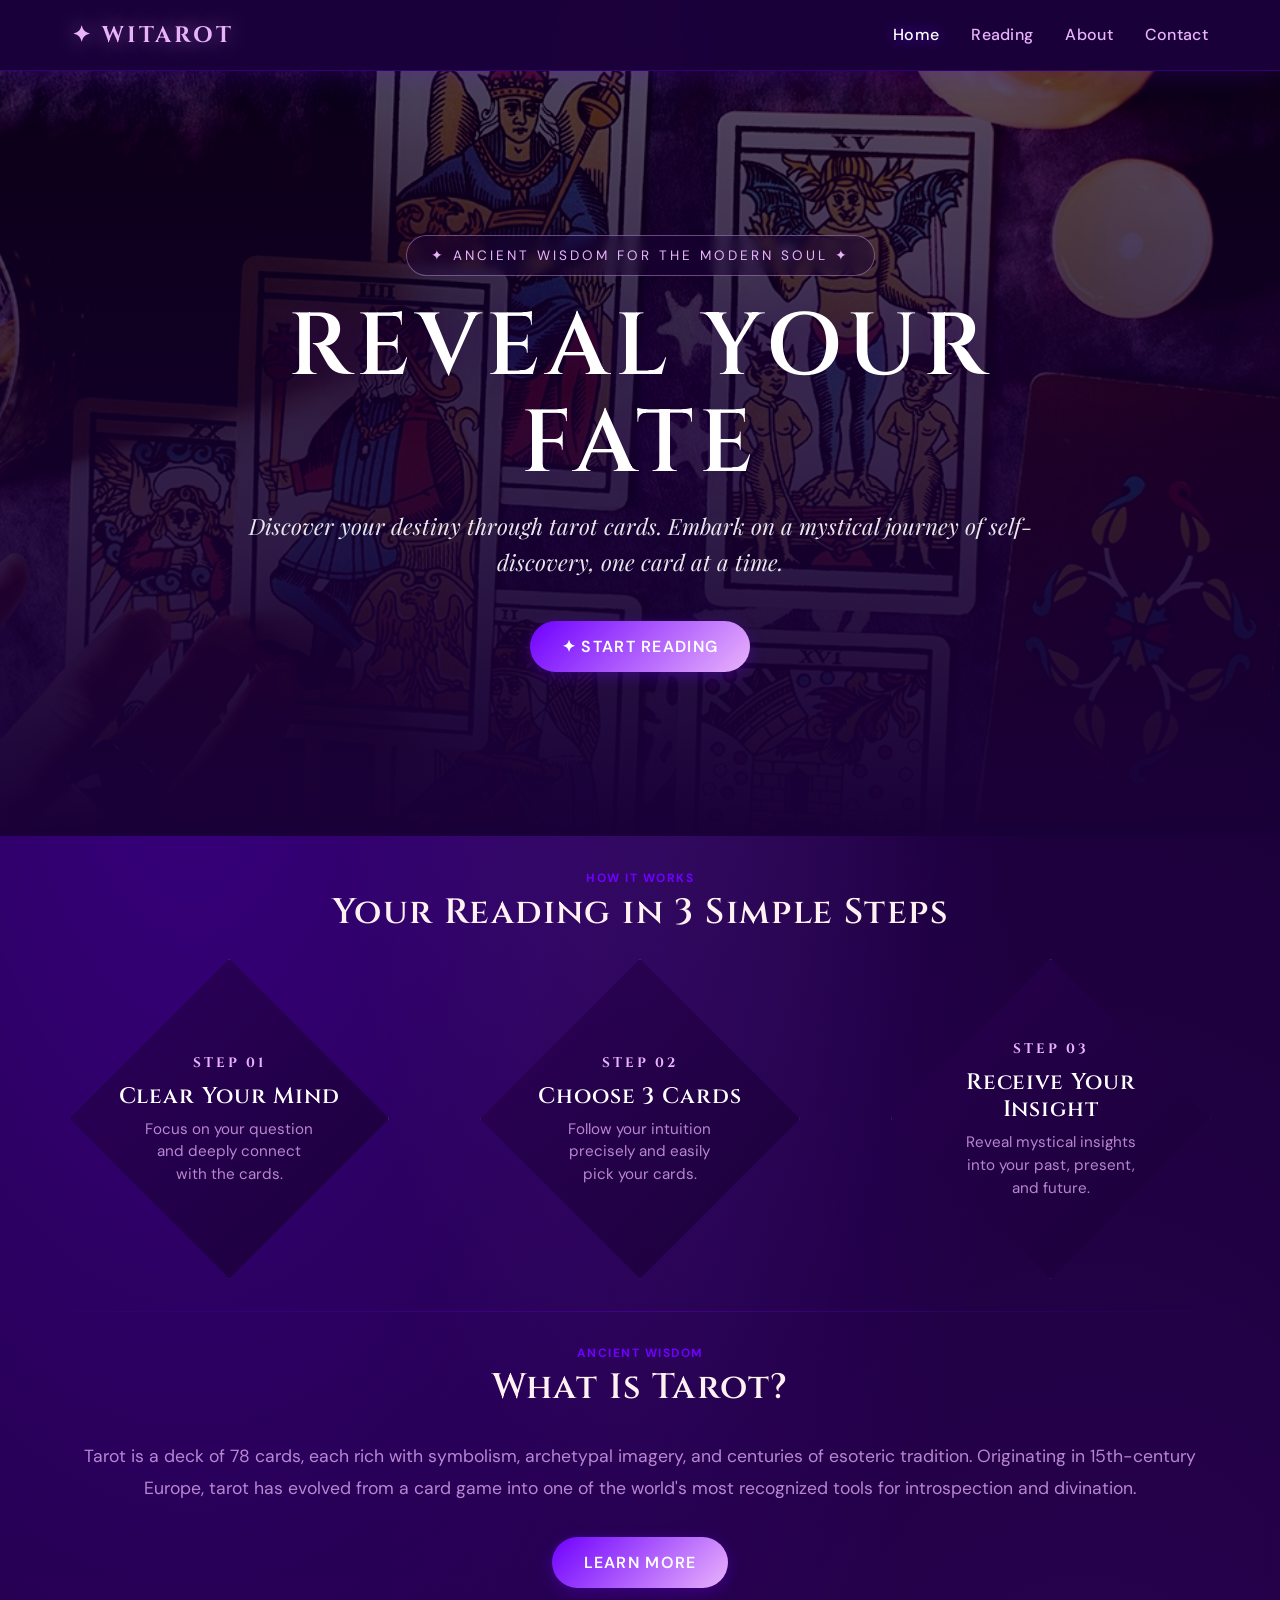
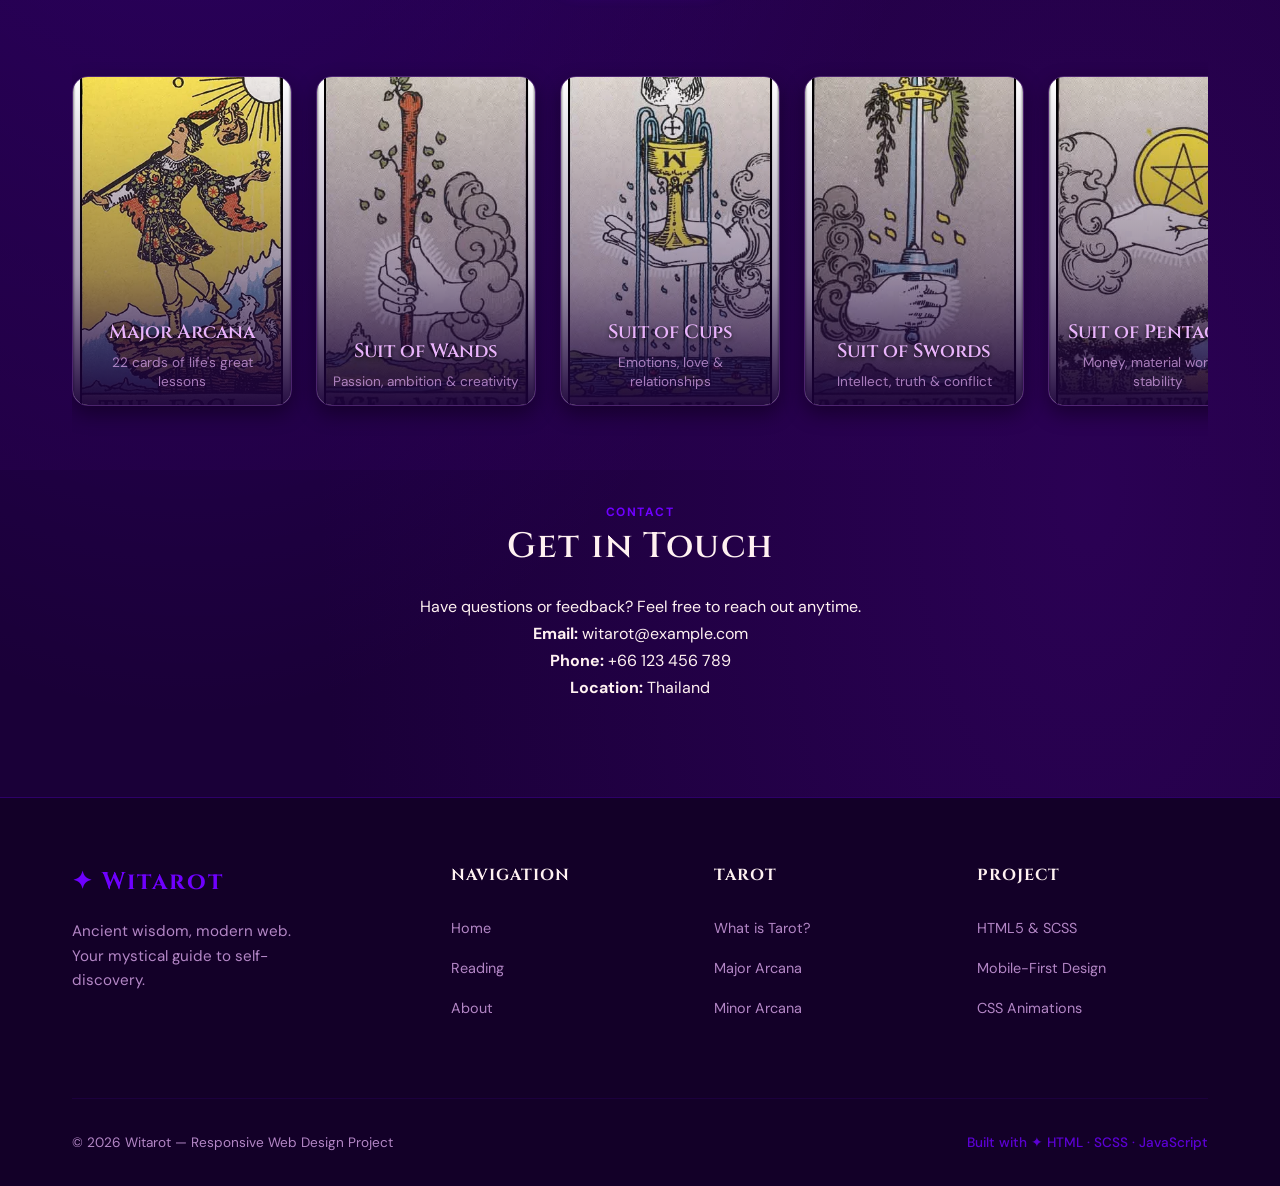
<file: index.html>
<!DOCTYPE html>
<html lang="en">
<head>
  <meta charset="UTF-8">
  <meta name="viewport" content="width=device-width, initial-scale=1.0">
  <title>Reveal Your Fate - Witarot</title>
  <meta name="description" content="Witarot — A mystical tarot reading experience. Discover your Past, Present, and Future through the ancient art of tarot.">
  <link href="https://fonts.googleapis.com/css2?family=Cinzel:wght@400;600;700&family=DM+Sans:wght@300;400;500;600&family=Playfair+Display:ital,wght@0,400;0,700;1,400&display=swap" rel="stylesheet">
  <link rel="stylesheet" href="css/styles.css">
</head>
<body>
  <!-- ✦ PRELOADER -->
  <div id="preloader">
    <div class="preloader-symbol">✦</div>
    <div class="preloader-text">Awakening</div>
  </div>

  <header class="header">
    <div class="container header-inner">
      <div class="logo">✦ Witarot</div>
      <button class="hamburger" id="hamburger" aria-label="Toggle menu">
        <span></span><span></span><span></span>
      </button>
      <nav id="mainNav">
        <a href="index.html" class="active">Home</a>
        <a href="reading.html">Reading</a>
        <a href="about.html">About</a>
        <a href="#contact">Contact</a>
      </nav>
    </div>
  </header>

  <!-- ✦ HERO SECTION -->
  <main>
    <section class="hero-section">
      <div class="hero-bg"></div>
      <div class="hero-content">
        <div class="hero-badge">✦ Ancient Wisdom for the Modern Soul ✦</div>
        <h1>Reveal Your Fate</h1>
        <p class="subtitle">Discover your destiny through tarot cards. Embark on a mystical journey of self-discovery, one card at a time.</p>
        <a href="reading.html" class="btn">✦ Start Reading</a>
      </div>
    </section>

    <!-- ✦ HOW IT WORKS SECTION -->
    <section class="home-section container">
      <div class="section-label">How It Works</div>
      <h2 class="section-title">Your Reading in 3 Simple Steps</h2>
      <div class="steps-grid">
        <div class="step-card">
          <div class="step-icon-wrap">
           
            <span class="step-number">Step 01</span>
          </div>
          <h3>Clear Your Mind</h3>
          <p>Focus on your question and deeply connect with the cards.</p>
        </div>
        <div class="step-card">
          <div class="step-icon-wrap">
           
            <span class="step-number">Step 02</span>
          </div>
          <h3>Choose 3 Cards</h3>
          <p>Follow your intuition precisely and easily pick your cards.</p>
        </div>
        <div class="step-card">
          <div class="step-icon-wrap">
          
            <span class="step-number">Step 03</span>
          </div>
          <h3>Receive Your Insight</h3>
          <p>Reveal mystical insights into your past, present, and future.</p>
        </div>
      </div>
    </section>

    <!-- ✦ ABOUT TAROT SECTION -->
    <section class="home-section home-about-tarot">
      <div class="container">
        <div class="section-label">Ancient Wisdom</div>
        <h2 class="section-title">What Is Tarot?</h2>
        <div class="about-tarot-grid">
          <div class="about-tarot-text">
            <p>Tarot is a deck of 78 cards, each rich with symbolism, archetypal imagery, and centuries of esoteric tradition. Originating in 15th-century Europe, tarot has evolved from a card game into one of the world's most recognized tools for introspection and divination.</p>

            <a href="about.html" class="btn btn-outline">Learn More</a>
          </div>
          <div class="about-tarot-cards animated-scroll">
            <div class="tarot-img-card">
              <img src="img/The Fool .png" alt="Major Arcana" loading="lazy">
              <div class="tic-info">
                <h4>Major Arcana</h4>
                <p>22 cards of life's great lessons</p>
              </div>
            </div>
            <div class="tarot-img-card">
              <img src="img/wands.webp" alt="Suit of Wands" loading="lazy">
              <div class="tic-info">
                <h4>Suit of Wands</h4>
                <p>Passion, ambition &amp; creativity</p>
              </div>
            </div>
            <div class="tarot-img-card">
              <img src="img/cups.webp" alt="Suit of Cups" loading="lazy">
              <div class="tic-info">
                <h4>Suit of Cups</h4>
                <p>Emotions, love &amp; relationships</p>
              </div>
            </div>
            <div class="tarot-img-card">
              <img src="img/swords.webp" alt="Suit of Swords" loading="lazy">
              <div class="tic-info">
                <h4>Suit of Swords</h4>
                <p>Intellect, truth &amp; conflict</p>
              </div>
            </div>
            <div class="tarot-img-card">
              <img src="img/pentacles.webp" alt="Suit of Pentacles" loading="lazy">
              <div class="tic-info">
                <h4>Suit of Pentacles</h4>
                <p>Money, material world &amp; stability</p>
              </div>
            </div>
          </div>
        </div>
      </div>
    </section>

    <!-- ✦ ABOUT ME SECTION -->
    <section class="home-section container">
  <div class="section-label">Contact</div>
  <h2 class="section-title">Get in Touch</h2>

  <div class="contact-simple">
    <p>
      Have questions or feedback? Feel free to reach out anytime.
    </p>

    <p><strong>Email:</strong> witarot@example.com</p>
    <p><strong>Phone:</strong> +66 123 456 789</p>
    <p><strong>Location:</strong> Thailand</p>
  </div>
</section>

    <!-- ✦ CTA SECTION -->
    <!-- <section class="cta-section">
      <div class="container">
        <h2>Ready to Discover Your Path?</h2>
        <p>The cards are waiting. Your fate is already written in the stars — let us help you read it.</p>
        <a href="reading.html" class="btn">Begin Your Reading ✦</a>
      </div>
    </section> -->

  </main>

  <footer class="footer footer-full">
    <div class="container">
      <div class="footer-grid">
        <div class="footer-brand">
          <div class="footer-logo">✦ Witarot</div>
          <p class="footer-tagline">Ancient wisdom, modern web.<br>Your mystical guide to self-discovery.</p>
        </div>
        <div class="footer-links">
          <h4 class="footer-heading">Navigation</h4>
          <ul>
            <li><a href="index.html">Home</a></li>
            <li><a href="reading.html">Reading</a></li>
            <li><a href="about.html">About</a></li>
          </ul>
        </div>
        <div class="footer-links">
          <h4 class="footer-heading">Tarot</h4>
          <ul>
            <li><a href="about.html">What is Tarot?</a></li>
            <li><a href="about.html">Major Arcana</a></li>
            <li><a href="about.html">Minor Arcana</a></li>
          </ul>
        </div>
        <div class="footer-links">
          <h4 class="footer-heading">Project</h4>
          <ul>
            <li><span>HTML5 &amp; SCSS</span></li>
            <li><span>Mobile-First Design</span></li>
            <li><span>CSS Animations</span></li>
          </ul>
        </div>
      </div>
      <div class="footer-bottom">
        <p>&copy; 2026 Witarot &mdash; Responsive Web Design Project</p>
        <p class="footer-credit">Built with ✦ HTML · SCSS · JavaScript</p>
      </div>
    </div>
  </footer>

  <script src="js/main.js"></script>
</body>
</html>
</file>
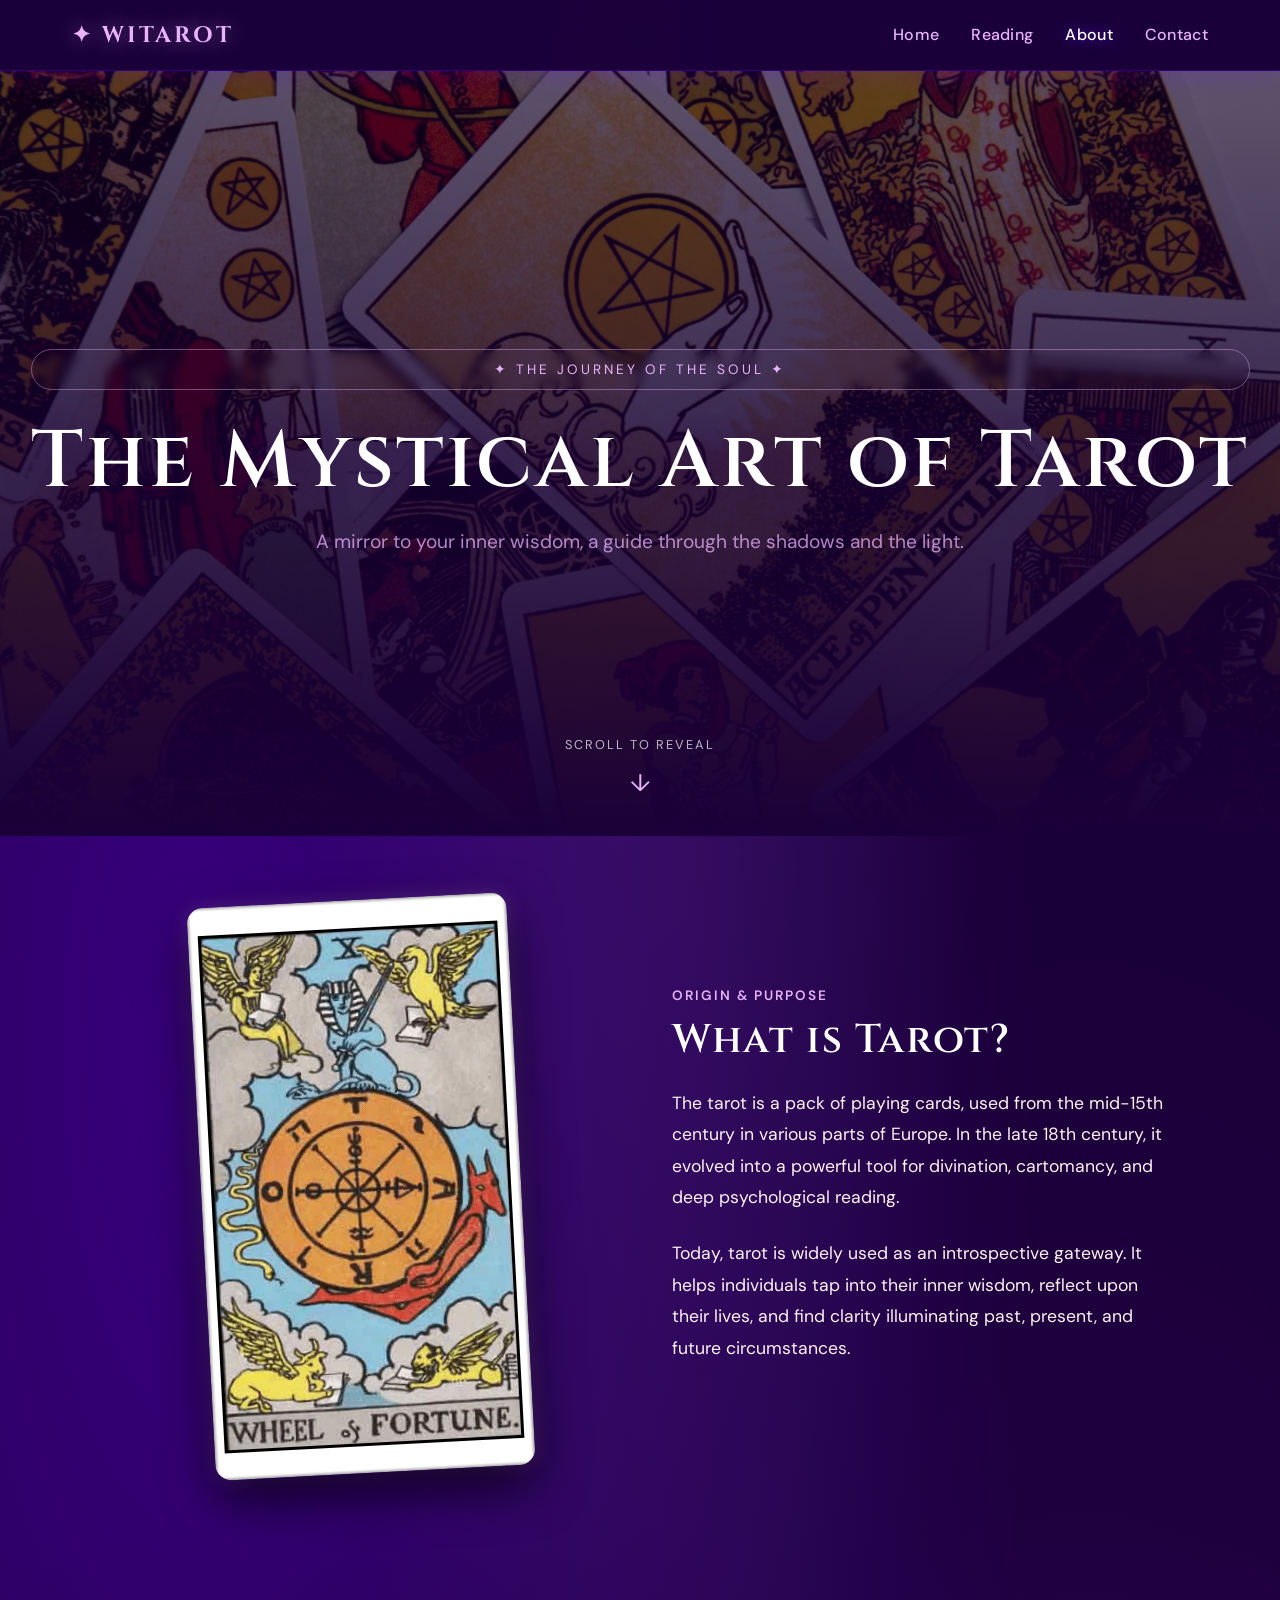
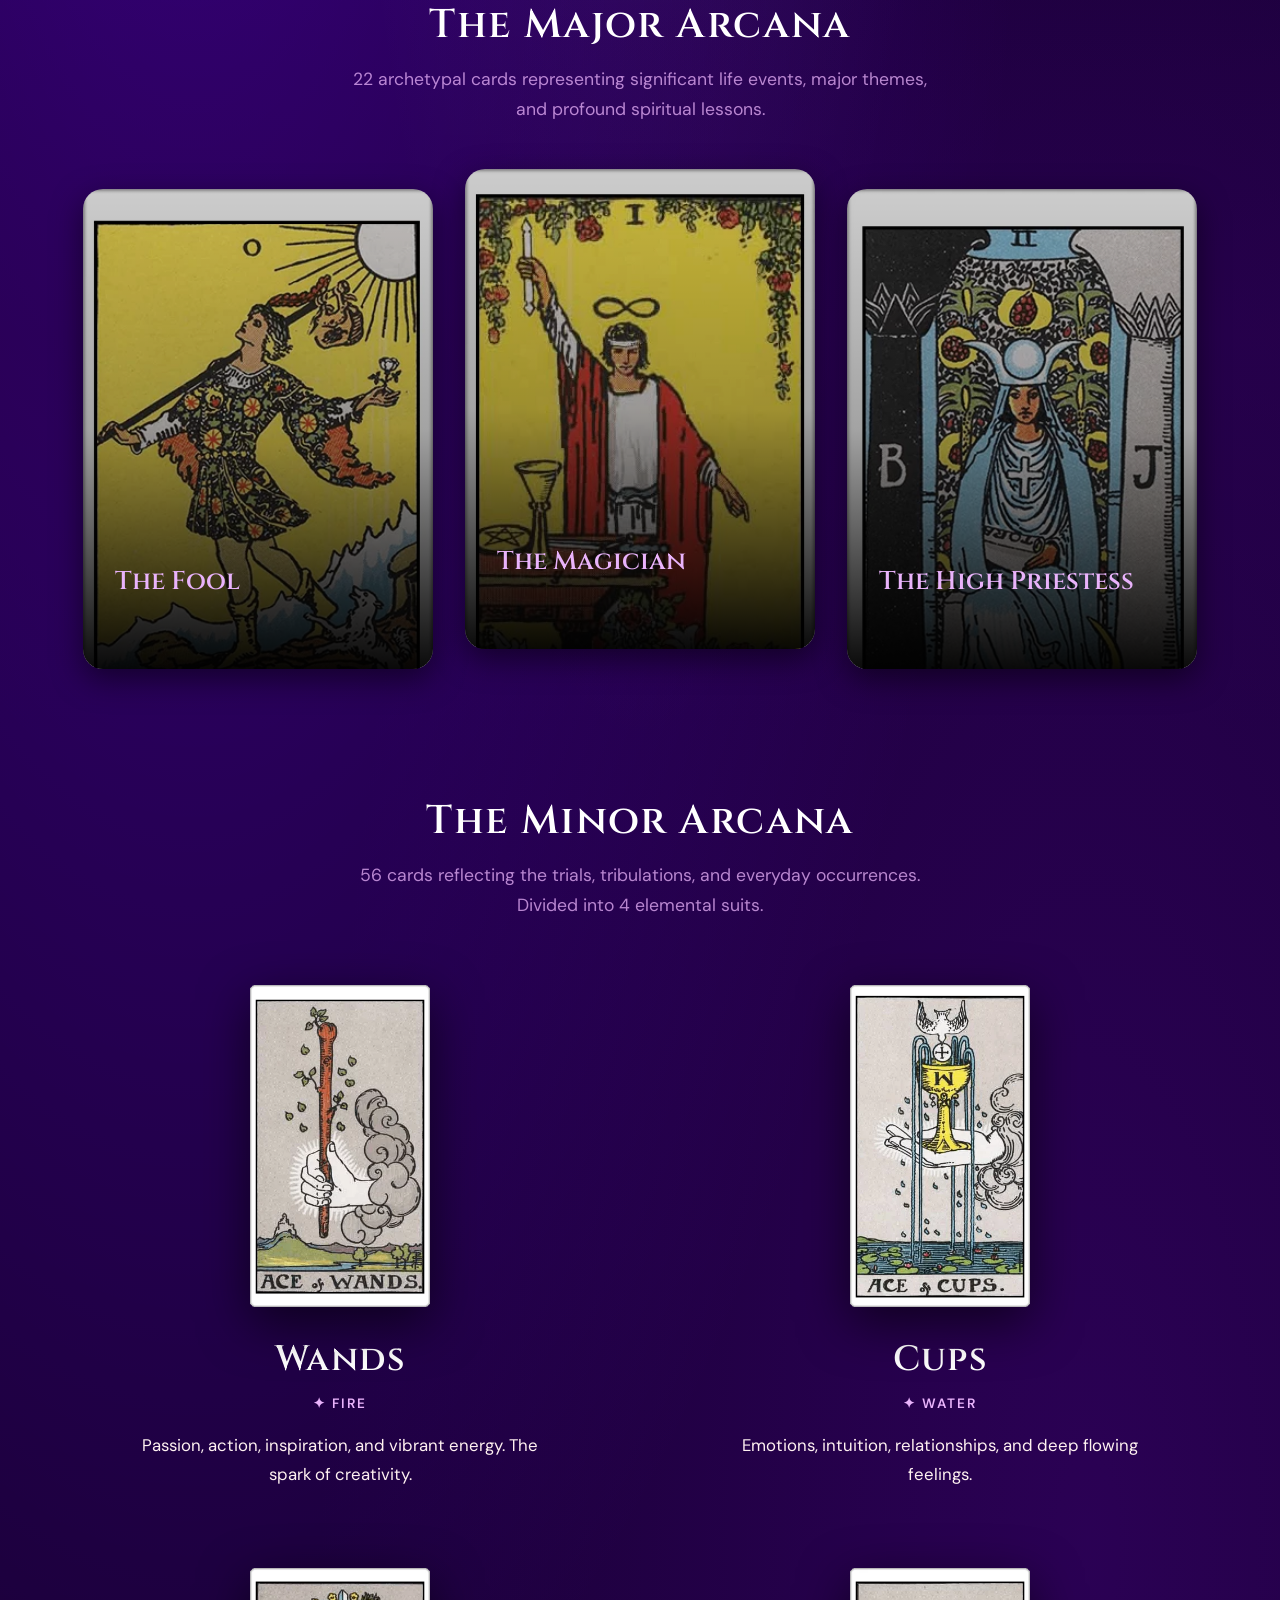
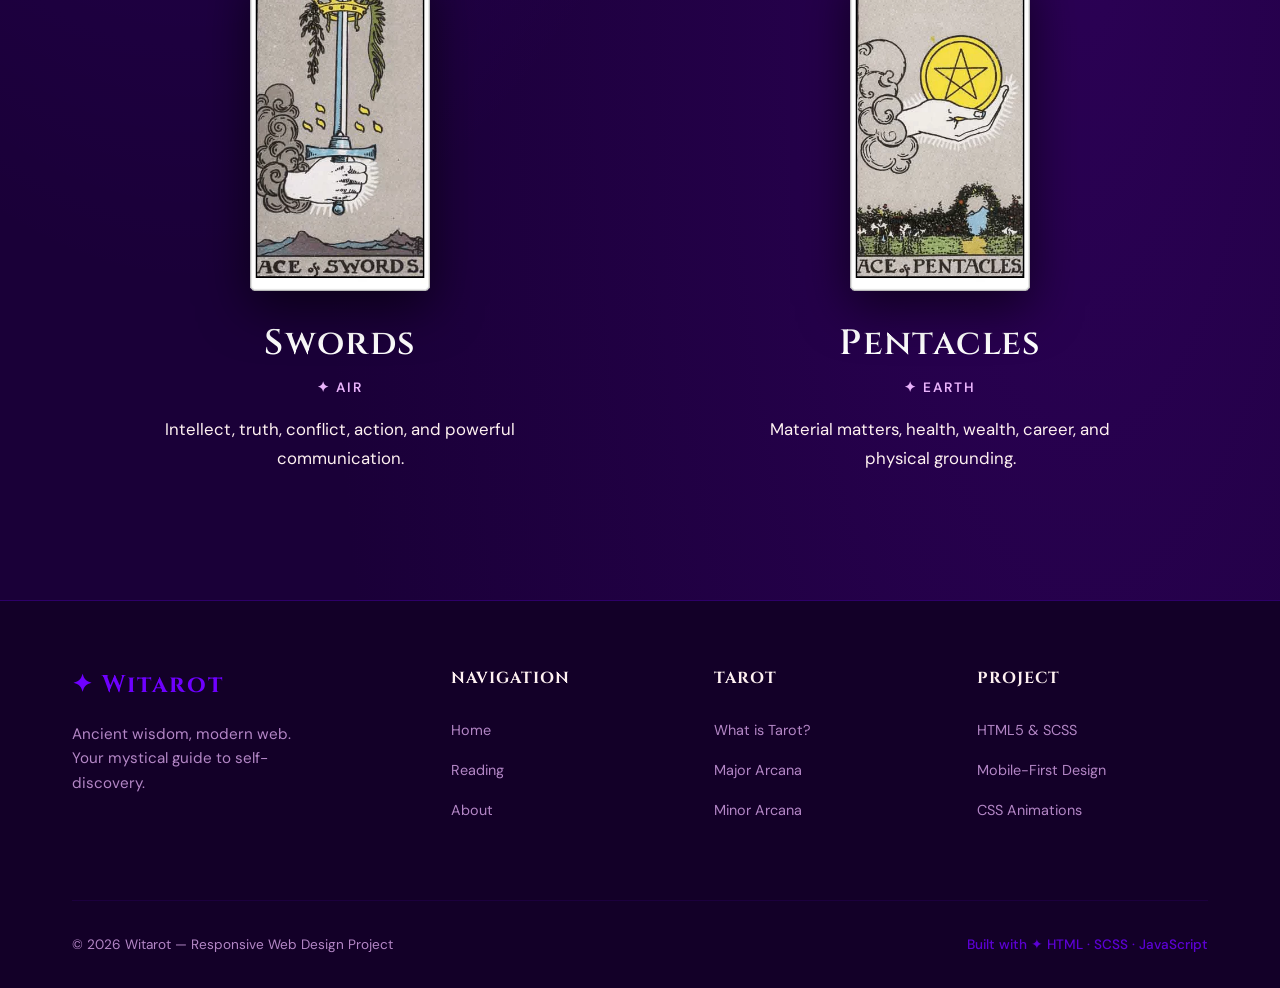
<file: about.html>
<!DOCTYPE html>
<html lang="en">
<head>
  <meta charset="UTF-8">
  <meta name="viewport" content="width=device-width, initial-scale=1.0">
  <title>About Tarot - Witarot</title>
  <link href="https://fonts.googleapis.com/css2?family=Cinzel:wght@400;600;700&family=DM+Sans:wght@300;400;500;600&family=Playfair+Display:ital,wght@0,400;0,700;1,400&display=swap" rel="stylesheet">
  <link rel="stylesheet" href="css/styles.css">
</head>
<body>
  <!-- ✦ PRELOADER -->
  <div id="preloader">
    <div class="preloader-symbol">✦</div>
    <div class="preloader-text">Awakening</div>
  </div>
  <header class="header">
    <div class="container header-inner">
      <div class="logo">✦ Witarot</div>
      <button class="hamburger" id="hamburger" aria-label="Toggle menu">
        <span></span><span></span><span></span>
      </button>
      <nav id="mainNav">
        <a href="index.html">Home</a>
        <a href="reading.html">Reading</a>
        <a href="about.html" class="active">About</a>
        <a href="#contact">Contact</a>
      </nav>
    </div>
  </header>

  <main class="creative-about">
    <!-- ✦ ABOUT HERO -->
    <section class="about-hero">
      <div class="about-hero-bg"></div>
      <div class="about-hero-content">
        <div class="hero-badge">✦ The Journey of the Soul ✦</div>
        <h1>The Mystical Art of Tarot</h1>
        <p>A mirror to your inner wisdom, a guide through the shadows and the light.</p>
      </div>
      <div class="scroll-indicator">
        <p>Scroll to Reveal</p>
        <span>↓</span>
      </div>
    </section>

    <!-- ✦ WHAT IS TAROT (Split Screen) -->
    <section class="about-split-section">
      <div class="container container-large split-grid">
        <div class="split-image-container">
           <img src="img/Wheel of Fortune.webp" alt="Wheel of Fortune Tarot Card" class="floating-card-image">
           <div class="glow-orb"></div>
        </div>
        <div class="split-text-content">
          <div class="section-label">Origin & Purpose</div>
          <h2>What is Tarot?</h2>
          <p>The tarot is a pack of playing cards, used from the mid-15th century in various parts of Europe. In the late 18th century, it evolved into a powerful tool for divination, cartomancy, and deep psychological reading.</p>
          <p>Today, tarot is widely used as an introspective gateway. It helps individuals tap into their inner wisdom, reflect upon their lives, and find clarity illuminating past, present, and future circumstances.</p>
        </div>
      </div>
    </section>

    <!-- ✦ MAJOR ARCANA SHOWCASE -->
    <section class="about-major-arcana dark-bleed">
      <div class="container container-large">
        <div class="section-header center">
          <h2>The Major Arcana</h2>
          <p class="subtitle">22 archetypal cards representing significant life events, major themes, and profound spiritual lessons.</p>
        </div>
        
        <div class="major-arcana-gallery">
          <div class="gallery-card">
            <img src="img/The Fool .png" alt="The Fool">
            <div class="gallery-content">
              <h4>The Fool</h4>
              <p>New beginnings, raw potential, leap of faith.</p>
            </div>
          </div>
          <div class="gallery-card featured">
            <img src="img/The Magician .png.webp" alt="The Magician">
            <div class="gallery-content">
              <h4>The Magician</h4>
              <p>Manifestation, resourcefulness, willpower.</p>
            </div>
          </div>
          <div class="gallery-card">
            <img src="img/The High Priestess.png" alt="The High Priestess">
            <div class="gallery-content">
              <h4>The High Priestess</h4>
              <p>Intuition, the subconscious, divine feminine.</p>
            </div>
          </div>
        </div>
      </div>
    </section>

    <!-- ✦ MINOR ARCANA SHOWCASE -->
    <section class="about-minor-arcana">
      <div class="container container-large">
        <div class="section-header center">
          <h2>The Minor Arcana</h2>
          <p class="subtitle">56 cards reflecting the trials, tribulations, and everyday occurrences. Divided into 4 elemental suits.</p>
        </div>
        
        <div class="suit-quadrants">
          <div class="suit-quad">
            <img src="img/wands.webp" alt="Wands">
            <div class="quad-content">
              <h3>Wands</h3>
              <span class="element">✦ Fire</span>
              <p>Passion, action, inspiration, and vibrant energy. The spark of creativity.</p>
            </div>
          </div>
          <div class="suit-quad">
            <img src="img/cups.webp" alt="Cups">
            <div class="quad-content">
              <h3>Cups</h3>
              <span class="element">✦ Water</span>
              <p>Emotions, intuition, relationships, and deep flowing feelings.</p>
            </div>
          </div>
          <div class="suit-quad">
            <img src="img/swords.webp" alt="Swords">
            <div class="quad-content">
              <h3>Swords</h3>
              <span class="element">✦ Air</span>
              <p>Intellect, truth, conflict, action, and powerful communication.</p>
            </div>
          </div>
          <div class="suit-quad">
            <img src="img/pentacles.webp" alt="Pentacles">
            <div class="quad-content">
              <h3>Pentacles</h3>
              <span class="element">✦ Earth</span>
              <p>Material matters, health, wealth, career, and physical grounding.</p>
            </div>
          </div>
        </div>
      </div>
    </section>
  </main>

  <footer class="footer footer-full">
    <div class="container">
      <div class="footer-grid">
        <div class="footer-brand">
          <div class="footer-logo">✦ Witarot</div>
          <p class="footer-tagline">Ancient wisdom, modern web.<br>Your mystical guide to self-discovery.</p>
        </div>
        <div class="footer-links">
          <h4 class="footer-heading">Navigation</h4>
          <ul>
            <li><a href="index.html">Home</a></li>
            <li><a href="reading.html">Reading</a></li>
            <li><a href="about.html">About</a></li>
          </ul>
        </div>
        <div class="footer-links">
          <h4 class="footer-heading">Tarot</h4>
          <ul>
            <li><a href="about.html">What is Tarot?</a></li>
            <li><a href="about.html">Major Arcana</a></li>
            <li><a href="about.html">Minor Arcana</a></li>
          </ul>
        </div>
        <div class="footer-links">
          <h4 class="footer-heading">Project</h4>
          <ul>
            <li><span>HTML5 &amp; SCSS</span></li>
            <li><span>Mobile-First Design</span></li>
            <li><span>CSS Animations</span></li>
          </ul>
        </div>
      </div>
      <div class="footer-bottom">
        <p>&copy; 2026 Witarot &mdash; Responsive Web Design Project</p>
        <p class="footer-credit">Built with ✦ HTML · SCSS · JavaScript</p>
      </div>
    </div>
  </footer>
  <script src="js/main.js"></script>
</body>
</html>
</file>
<file: css/styles.css>
@charset "UTF-8";
*, *::before, *::after {
  box-sizing: border-box;
  margin: 0;
  padding: 0;
}

body {
  font-family: "DM Sans", "Segoe UI", sans-serif;
  background-color: #1a0038;
  background-image: radial-gradient(ellipse at 15% 25%, rgba(111, 0, 255, 0.35) 0%, transparent 55%), radial-gradient(ellipse at 85% 75%, rgba(59, 2, 112, 0.5) 0%, transparent 50%), radial-gradient(ellipse at 50% 0%, rgba(233, 179, 251, 0.12) 0%, transparent 40%);
  color: #fff1f1;
  line-height: 1.7;
  -webkit-font-smoothing: antialiased;
  min-height: 100vh;
}

h1, h2, h3 {
  font-family: "Cinzel", Georgia, serif;
  font-weight: 600;
  margin-bottom: 1rem;
  letter-spacing: 0.04em;
  line-height: 1.2;
  color: #fff1f1;
}

h4, h5, h6 {
  font-family: "DM Sans", "Segoe UI", sans-serif;
  font-weight: 600;
  margin-bottom: 0.75rem;
  color: #e9b3fb;
}

a {
  color: #e9b3fb;
  text-decoration: none;
  transition: color 0.25s ease;
}
a:hover {
  color: #fff1f1;
}

img {
  max-width: 100%;
  display: block;
}

.container {
  width: 100%;
  max-width: 1200px;
  margin: 0 auto;
  padding: 0 1rem;
}
@media (min-width: 768px) {
  .container {
    padding: 0 2rem;
  }
}

.header {
  position: sticky;
  top: 0;
  z-index: 1000;
  background: rgba(26, 0, 56, 0.95);
  backdrop-filter: blur(14px);
  -webkit-backdrop-filter: blur(14px);
  border-bottom: 1px solid rgba(111, 0, 255, 0.3);
  box-shadow: 0 2px 30px rgba(111, 0, 255, 0.2);
}

.header-inner {
  display: flex;
  align-items: center;
  justify-content: space-between;
  padding-top: 1rem;
  padding-bottom: 1rem;
}

.header .logo {
  font-family: "Cinzel", Georgia, serif;
  font-size: 1.4rem;
  font-weight: 700;
  color: #e9b3fb;
  letter-spacing: 3px;
  text-transform: uppercase;
  text-shadow: 0 0 20px rgba(233, 179, 251, 0.5);
  z-index: 1001;
  transition: color 0.3s ease;
}

.header.menu-open .logo {
  color: #fff1f1;
  text-shadow: none;
}

.hamburger {
  display: flex;
  flex-direction: column;
  justify-content: center;
  gap: 5px;
  width: 40px;
  height: 40px;
  background: transparent;
  border: none;
  cursor: pointer;
  padding: 4px;
  z-index: 1001;
  flex-shrink: 0;
}
.hamburger span {
  display: block;
  height: 2px;
  width: 100%;
  background: #e8d5ff;
  border-radius: 2px;
  transition: transform 0.35s ease, opacity 0.35s ease, background 0.3s ease;
  transform-origin: center;
}
.hamburger.open span:nth-child(1) {
  transform: translateY(7px) rotate(45deg);
  background: #fff1f1;
}
.hamburger.open span:nth-child(2) {
  opacity: 0;
  transform: scaleX(0);
}
.hamburger.open span:nth-child(3) {
  transform: translateY(-7px) rotate(-45deg);
  background: #fff1f1;
}
@media (min-width: 768px) {
  .hamburger {
    display: none;
  }
}

#mainNav {
  display: flex;
  flex-direction: column;
  align-items: center;
  gap: 0;
  position: fixed;
  top: 0;
  left: 0;
  width: 100%;
  height: 100dvh;
  background: rgba(26, 0, 56, 0.97);
  backdrop-filter: blur(20px);
  -webkit-backdrop-filter: blur(20px);
  padding-top: 90px;
  z-index: 999;
  opacity: 0;
  pointer-events: none;
  transform: translateY(-8px);
  transition: opacity 0.3s ease, transform 0.3s ease;
}
#mainNav.open {
  opacity: 1;
  pointer-events: auto;
  transform: translateY(0);
}
#mainNav a {
  font-family: "DM Sans", "Segoe UI", sans-serif;
  font-size: 1.6rem;
  font-weight: 500;
  color: #fff1f1;
  padding: 1.2rem 2rem;
  width: 100%;
  text-align: center;
  border-bottom: 1px solid rgba(111, 0, 255, 0.12);
  letter-spacing: 0.5px;
  transition: color 0.25s, background 0.25s;
}
#mainNav a:first-child {
  border-top: 1px solid rgba(111, 0, 255, 0.12);
}
#mainNav a:hover, #mainNav a.active {
  color: #6f00ff;
  background: rgba(111, 0, 255, 0.06);
}
@media (min-width: 768px) {
  #mainNav {
    position: static;
    flex-direction: row;
    height: auto;
    background: transparent;
    backdrop-filter: none;
    -webkit-backdrop-filter: none;
    padding-top: 0;
    opacity: 1;
    pointer-events: auto;
    transform: none;
    gap: 2rem;
    width: auto;
    margin-left: auto;
  }
  #mainNav a {
    font-size: 1rem;
    font-weight: 500;
    padding: 0;
    width: auto;
    border: none;
    letter-spacing: 0.3px;
    color: #e9b3fb;
  }
  #mainNav a:first-child {
    border-top: none;
  }
  #mainNav a:hover, #mainNav a.active {
    background: transparent;
    color: #ffffff;
    text-shadow: 0 0 14px rgba(111, 0, 255, 0.8);
  }
}

.footer {
  padding: 4rem 1rem 2rem;
  margin-top: 4rem;
  border-top: 1px solid rgba(111, 0, 255, 0.3);
  background-color: #130028;
  color: #fff1f1;
}
.footer .footer-grid {
  display: grid;
  grid-template-columns: 1fr;
  gap: 2rem;
  margin-bottom: 4rem;
}
@media (min-width: 768px) {
  .footer .footer-grid {
    grid-template-columns: 1.5fr 1fr 1fr 1fr;
    gap: 2rem;
  }
}
.footer .footer-brand .footer-logo {
  font-family: "Cinzel", Georgia, serif;
  font-size: 1.5rem;
  font-weight: 700;
  color: #6f00ff;
  margin-bottom: 1rem;
  letter-spacing: 2px;
}
.footer .footer-brand .footer-tagline {
  font-size: 0.95rem;
  line-height: 1.6;
  color: rgba(233, 179, 251, 0.75);
  max-width: 250px;
}
.footer .footer-links h4.footer-heading {
  font-family: "Cinzel", Georgia, serif;
  font-size: 1rem;
  font-weight: 700;
  color: #fff1f1;
  margin-bottom: 1.5rem;
  text-transform: uppercase;
  letter-spacing: 1px;
}
.footer .footer-links ul {
  list-style: none;
  padding: 0;
}
.footer .footer-links ul li {
  margin-bottom: 0.8rem;
}
.footer .footer-links ul li a, .footer .footer-links ul li span {
  font-size: 0.9rem;
  color: rgba(233, 179, 251, 0.75);
  text-decoration: none;
  transition: color 0.3s ease;
}
.footer .footer-links ul li a:hover {
  color: #6f00ff;
}
.footer .footer-bottom {
  padding-top: 2rem;
  border-top: 1px solid rgba(111, 0, 255, 0.1);
  text-align: center;
}
.footer .footer-bottom p {
  font-size: 0.85rem;
  color: rgba(233, 179, 251, 0.75);
  margin-bottom: 0.5rem;
}
.footer .footer-bottom p.footer-credit {
  font-weight: 500;
  color: #6f00ff;
  opacity: 0.8;
}
@media (min-width: 768px) {
  .footer .footer-bottom {
    display: flex;
    justify-content: space-between;
    align-items: center;
    text-align: left;
  }
  .footer .footer-bottom p {
    margin-bottom: 0;
  }
}

.btn {
  display: inline-block;
  padding: 0.75rem 2rem;
  font-size: 1rem;
  font-weight: 600;
  font-family: "DM Sans", "Segoe UI", sans-serif;
  letter-spacing: 0.08em;
  text-transform: uppercase;
  color: #ffffff;
  background: linear-gradient(135deg, #6f00ff, #e9b3fb);
  border: none;
  border-radius: 50px;
  cursor: pointer;
  transition: all 0.3s ease;
  position: relative;
  overflow: hidden;
  z-index: 1;
  text-decoration: none;
  box-shadow: 0 4px 15px rgba(111, 0, 255, 0.3);
}
.btn::before {
  content: "";
  position: absolute;
  top: 0;
  left: 0;
  right: 0;
  bottom: 0;
  background: linear-gradient(135deg, #e9b3fb, #6f00ff);
  z-index: -1;
  transition: opacity 0.3s ease;
  opacity: 0;
}
.btn:hover {
  transform: translateY(-3px);
  box-shadow: 0 8px 25px rgba(111, 0, 255, 0.45);
  color: #ffffff;
}
.btn:hover::before {
  opacity: 1;
}

.card-preview {
  background: rgba(59, 2, 112, 0.5);
  border: 1px solid rgba(111, 0, 255, 0.3);
  border-radius: 16px;
  padding: 1.5rem 1rem;
  text-align: center;
  box-shadow: 0 2px 15px rgba(111, 0, 255, 0.15);
  transition: transform 0.3s ease, box-shadow 0.3s ease;
}
.card-preview:hover {
  transform: translateY(-6px);
  box-shadow: 0 8px 30px rgba(111, 0, 255, 0.3);
}
.card-preview h3 {
  color: #fff1f1;
  font-family: "Cinzel", Georgia, serif;
  margin-bottom: 0.5rem;
}
.card-preview p {
  font-size: 0.9rem;
  color: rgba(233, 179, 251, 0.75);
}

/* Shimmer sweep on card back hover แสงวาบผ่าน */
@keyframes cardShimmer {
  0% {
    background-position: -200% center;
  }
  100% {
    background-position: 200% center;
  }
}
.tarot-card {
  aspect-ratio: 2/3;
  perspective: 1000px;
  cursor: pointer;
}
.tarot-card .card-inner {
  width: 100%;
  height: 100%;
  transition: transform 0.5s cubic-bezier(0.175, 0.885, 0.32, 1.275), box-shadow 0.35s ease;
  transform-style: preserve-3d;
  position: relative;
  border-radius: 15px;
}
.tarot-card .card-inner:hover {
  transform: translateY(-10px) scale(1.06);
  box-shadow: 0 0 30px rgba(111, 0, 255, 0.6), 0 0 8px rgba(233, 179, 251, 0.4);
}
.tarot-card.flipped .card-inner {
  transform: rotateY(180deg);
}
.tarot-card .card-front,
.tarot-card .card-back {
  position: absolute;
  width: 100%;
  height: 100%;
  -webkit-backface-visibility: hidden;
  backface-visibility: hidden;
  border-radius: 15px;
  display: flex;
  justify-content: center;
  align-items: center;
  flex-direction: column;
  padding: 0.5rem;
}
.tarot-card .card-back {
  background: url("../img/Back1.png") center/100% 100% no-repeat;
  border: 2px solid rgba(233, 179, 251, 0.5);
  box-shadow: 0 4px 20px rgba(0, 0, 0, 0.5), 0 0 12px rgba(111, 0, 255, 0.2) inset;
  overflow: hidden;
}
.tarot-card .card-back::before {
  content: "";
  position: absolute;
  inset: 0;
  background: linear-gradient(105deg, transparent 40%, rgba(255, 255, 255, 0.18) 50%, transparent 60%);
  background-size: 200% 100%;
  opacity: 0;
  transition: opacity 0.3s ease;
  border-radius: inherit;
  pointer-events: none;
}
.tarot-card:hover .card-back::before {
  opacity: 1;
  animation: cardShimmer 0.8s linear;
}
.tarot-card .card-front {
  background: rgba(42, 0, 82, 0.95);
  backdrop-filter: blur(5px);
  color: #e9b3fb;
  transform: rotateY(180deg);
  border: 1px solid rgba(111, 0, 255, 0.5);
}
.tarot-card .card-front .card-title {
  color: #e8d5ff;
  font-family: "Cinzel", Georgia, serif;
  font-size: 1rem;
  margin-bottom: 0.4rem;
  text-align: center;
}
.tarot-card .card-front .card-meaning {
  font-size: 0.8rem;
  opacity: 0.85;
  color: #e9b3fb;
  text-align: center;
}

#magical-overlay {
  position: fixed;
  top: 0;
  left: 0;
  width: 100%;
  height: 100%;
  background: radial-gradient(circle at center, rgba(255, 255, 255, 0.95) 0%, rgba(111, 0, 255, 0.5) 60%, transparent 100%);
  z-index: 2000;
  pointer-events: none;
  opacity: 0;
  transition: opacity 0.5s ease;
}
#magical-overlay.active {
  opacity: 1;
  transition: opacity 0.3s ease;
}

#preloader {
  position: fixed;
  top: 0;
  left: 0;
  width: 100%;
  height: 100%;
  background-color: #1a0038;
  z-index: 9999;
  display: flex;
  justify-content: center;
  align-items: center;
  flex-direction: column;
  transition: opacity 0.8s ease, visibility 0.8s ease;
}
#preloader.loaded {
  opacity: 0;
  visibility: hidden;
}
#preloader .preloader-symbol {
  font-family: inherit;
  font-size: 4rem;
  color: #e9b3fb;
  animation: pulse-glow 1.5s infinite alternate;
}
#preloader .preloader-text {
  font-family: "Cinzel", Georgia, serif;
  color: #fff1f1;
  font-size: 1.2rem;
  letter-spacing: 4px;
  margin-top: 1rem;
  text-transform: uppercase;
  animation: pulse-opacity 1.5s infinite alternate;
}

@keyframes pulse-glow {
  0% {
    transform: scale(0.9);
    text-shadow: 0 0 10px rgba(233, 179, 251, 0.4);
  }
  100% {
    transform: scale(1.1);
    text-shadow: 0 0 35px rgba(233, 179, 251, 0.55);
  }
}
@keyframes pulse-opacity {
  0% {
    opacity: 0.6;
  }
  100% {
    opacity: 1;
  }
}
.hero-section {
  position: relative;
  min-height: 85vh;
  display: flex;
  align-items: center;
  justify-content: center;
  text-align: center;
  overflow: hidden;
  padding: 4rem 1rem;
}
.hero-section .hero-bg {
  position: absolute;
  inset: 0;
  background: url("../img/hero1.jpg") center/cover no-repeat fixed;
  z-index: -2;
  filter: brightness(0.6) contrast(1.1);
}
.hero-section::before {
  content: "";
  position: absolute;
  inset: 0;
  background: linear-gradient(to bottom, rgba(26, 0, 56, 0.4) 0%, #1a0038 100%);
  z-index: -1;
}
.hero-section .hero-content {
  z-index: 2;
  display: flex;
  flex-direction: column;
  align-items: center;
  max-width: 800px;
}
.hero-section .hero-content .hero-badge {
  display: inline-block;
  font-family: "DM Sans", "Segoe UI", sans-serif;
  color: #e9b3fb;
  letter-spacing: 3px;
  text-transform: uppercase;
  font-size: 0.85rem;
  margin-bottom: 1.5rem;
  border: 1px solid rgba(233, 179, 251, 0.4);
  padding: 0.5rem 1.5rem;
  border-radius: 30px;
  background: rgba(26, 0, 56, 0.4);
  backdrop-filter: blur(5px);
}
.hero-section .hero-content h1 {
  font-family: "Cinzel", Georgia, serif;
  font-size: 3.5rem;
  color: #ffffff;
  text-transform: uppercase;
  letter-spacing: 4px;
  margin-bottom: 1rem;
  line-height: 1.1;
  text-shadow: 0 0 40px rgba(42, 0, 82, 0.8);
}
@media (min-width: 768px) {
  .hero-section .hero-content h1 {
    font-size: 5.5rem;
    letter-spacing: 6px;
  }
}
.hero-section .hero-content p.subtitle {
  font-size: 1.2rem;
  font-family: "Playfair Display", serif;
  font-style: italic;
  color: #ffffff;
  margin-bottom: 2.5rem;
  line-height: 1.6;
  opacity: 0.9;
}
@media (min-width: 768px) {
  .hero-section .hero-content p.subtitle {
    font-size: 1.4rem;
  }
}

.home-preview-grid {
  display: grid;
  grid-template-columns: 1fr;
  gap: 1rem;
  margin-top: 4rem;
}
@media (min-width: 768px) {
  .home-preview-grid {
    grid-template-columns: repeat(3, 1fr);
    gap: 2rem;
  }
}

.home-section {
  padding: 2rem 0;
  text-align: center;
}
.home-section .section-label {
  font-family: "DM Sans", "Segoe UI", sans-serif;
  font-size: 0.75rem;
  font-weight: 700;
  text-transform: uppercase;
  letter-spacing: 1.5px;
  color: #6f00ff;
  margin-bottom: 0.25rem;
}
.home-section .section-title {
  font-family: "Cinzel", Georgia, serif;
  font-size: 1.8rem;
  color: #fff1f1;
  margin-bottom: 1.5rem;
}
@media (min-width: 768px) {
  .home-section .section-title {
    font-size: 2.2rem;
  }
}

.steps-grid {
  display: grid;
  grid-template-columns: 1fr;
  gap: 2rem;
}
@media (min-width: 768px) {
  .steps-grid {
    grid-template-columns: repeat(3, 1fr);
  }
}
.steps-grid .step-card {
  position: relative;
  width: 320px;
  height: 320px;
  margin: 0 auto;
  display: flex;
  flex-direction: column;
  justify-content: center;
  align-items: center;
  text-align: center;
  padding: 2rem;
  z-index: 1;
}
.steps-grid .step-card::before {
  content: "";
  position: absolute;
  inset: 0;
  background: linear-gradient(135deg, rgba(42, 0, 82, 0.7) 0%, rgba(26, 0, 56, 0.9) 100%);
  clip-path: polygon(50% 0%, 75% 25%, 100% 50%, 75% 75%, 50% 100%, 25% 75%, 0% 50%, 25% 25%);
  z-index: -1;
  transition: transform 0.6s ease, background 0.6s ease;
  border: 1px solid rgba(233, 179, 251, 0.2);
}
.steps-grid .step-card:hover {
  transform: translateY(-10px);
  filter: drop-shadow(0 15px 30px rgba(233, 179, 251, 0.4));
}
.steps-grid .step-card:hover::before {
  transform: scale(1.05);
  background: linear-gradient(135deg, rgba(42, 0, 82, 0.9) 0%, rgba(26, 0, 56, 0.95) 100%);
}
.steps-grid .step-card:hover .step-icon-wrap .step-sparkle {
  transform: scale(1.3) rotate(15deg);
  color: #e9b3fb;
  text-shadow: 0 0 20px rgba(233, 179, 251, 0.9);
}
.steps-grid .step-card .step-icon-wrap {
  display: flex;
  flex-direction: column;
  align-items: center;
  margin-bottom: 0.5rem;
}
.steps-grid .step-card .step-icon-wrap .step-sparkle {
  font-size: 2.2rem;
  color: rgba(111, 0, 255, 0.8);
  margin-bottom: 0.2rem;
  transition: transform 0.5s ease, color 0.5s ease, text-shadow 0.5s ease;
  line-height: 1;
}
.steps-grid .step-card .step-icon-wrap .step-number {
  font-family: "Cinzel", Georgia, serif;
  font-size: 0.85rem;
  font-weight: 700;
  color: #e9b3fb;
  letter-spacing: 3px;
  text-transform: uppercase;
}
.steps-grid .step-card h3 {
  font-family: "Cinzel", Georgia, serif;
  font-size: 1.4rem;
  color: #ffffff;
  margin-bottom: 0.5rem;
}
.steps-grid .step-card p {
  font-size: 0.95rem;
  color: rgba(233, 179, 251, 0.75);
  line-height: 1.5;
  max-width: 170px;
  margin: 0 auto;
}

.home-about-tarot {
  background: linear-gradient(180deg, rgba(26, 0, 56, 0) 0%, rgba(42, 0, 82, 0.4) 100%);
  position: relative;
}
.home-about-tarot::before {
  content: "";
  position: absolute;
  top: 0;
  left: 0;
  right: 0;
  height: 1px;
  background: linear-gradient(90deg, transparent, rgba(111, 0, 255, 0.3), transparent);
}

.about-tarot-grid {
  display: grid;
  grid-template-columns: 1fr;
  gap: 3rem;
  align-items: center;
  margin-top: 2rem;
}
@media (min-width: 768px) {
  .about-tarot-grid {
    gap: 4rem;
  }
}

.about-tarot-text {
  text-align: center;
}
.about-tarot-text p {
  font-size: 1.1rem;
  color: rgba(233, 179, 251, 0.75);
  line-height: 1.8;
  margin-bottom: 2rem;
}
.about-tarot-text .btn {
  align-self: flex-start;
}

.about-tarot-cards.animated-scroll {
  display: flex;
  flex-direction: row;
  overflow-x: auto;
  gap: 1.5rem;
  padding: 1rem 0 2rem;
  scroll-snap-type: x mandatory;
  scrollbar-width: none;
}
.about-tarot-cards.animated-scroll::-webkit-scrollbar {
  display: none;
}
.about-tarot-cards.animated-scroll .tarot-img-card {
  position: relative;
  flex: 0 0 220px;
  height: 330px;
  border-radius: 16px;
  overflow: hidden;
  scroll-snap-align: start;
  border: 1px solid rgba(233, 179, 251, 0.2);
  box-shadow: 0 8px 20px rgba(0, 0, 0, 0.4);
  cursor: pointer;
  transition: transform 0.4s cubic-bezier(0.175, 0.885, 0.32, 1.275), box-shadow 0.4s ease;
}
.about-tarot-cards.animated-scroll .tarot-img-card img {
  width: 100%;
  height: 100%;
  object-fit: cover;
  transition: transform 0.6s ease;
}
.about-tarot-cards.animated-scroll .tarot-img-card::after {
  content: "";
  position: absolute;
  inset: 0;
  background: linear-gradient(to top, rgba(26, 0, 56, 0.95) 0%, rgba(26, 0, 56, 0.4) 40%, transparent 100%);
  transition: opacity 0.3s ease;
  pointer-events: none;
}
.about-tarot-cards.animated-scroll .tarot-img-card .tic-info {
  position: absolute;
  bottom: 0;
  left: 0;
  width: 100%;
  padding: 1.5rem 1rem;
  z-index: 2;
  transform: translateY(10px);
  transition: transform 0.4s ease;
}
.about-tarot-cards.animated-scroll .tarot-img-card .tic-info h4 {
  font-family: "Cinzel", Georgia, serif;
  color: #e9b3fb;
  font-size: 1.2rem;
  margin-bottom: 0.25rem;
  text-shadow: 0 2px 4px rgba(0, 0, 0, 0.8);
}
.about-tarot-cards.animated-scroll .tarot-img-card .tic-info p {
  color: rgba(233, 179, 251, 0.75);
  font-size: 0.85rem;
  line-height: 1.4;
  opacity: 0.9;
  margin: 0;
}
.about-tarot-cards.animated-scroll .tarot-img-card:hover {
  transform: translateY(-10px);
  box-shadow: 0 0 18px rgba(111, 0, 255, 0.45);
  border-color: rgba(233, 179, 251, 0.5);
}
.about-tarot-cards.animated-scroll .tarot-img-card:hover img {
  transform: scale(1.1);
}
.about-tarot-cards.animated-scroll .tarot-img-card:hover .tic-info {
  transform: translateY(0);
}

.reading-header {
  text-align: center;
  margin: 2rem 0 1rem;
}
.reading-header h2 {
  font-size: 2.2rem;
  color: #ffffff;
  font-family: "Cinzel", Georgia, serif;
  letter-spacing: 0.05em;
  text-shadow: 0 0 20px rgba(111, 0, 255, 0.25);
}
.reading-header p {
  font-size: 1.1rem;
  color: rgba(233, 179, 251, 0.75);
  margin-top: 0.5rem;
}

.tarot-spread {
  display: flex;
  justify-content: center;
  align-items: center;
  position: relative;
  width: 100%;
  height: 280px;
  margin-bottom: 1rem;
  perspective: 1200px;
}
.tarot-spread .tarot-card {
  position: absolute;
  bottom: 0;
  width: 75px;
  transform-origin: bottom center;
  transition: transform 0.45s cubic-bezier(0.175, 0.885, 0.32, 1.275), opacity 0.5s ease, box-shadow 0.3s ease;
  transform: translate(var(--fan-x), var(--fan-y)) rotate(var(--fan-angle));
  cursor: pointer;
}
.tarot-spread .tarot-card:hover {
  transform: translate(var(--fan-x), calc(var(--fan-y) - 28px)) rotate(var(--fan-angle)) scale(1.08);
  z-index: 20 !important;
}
.tarot-spread .tarot-card:hover .card-back {
  box-shadow: 0 0 25px rgba(111, 0, 255, 0.8), 0 0 8px rgba(233, 179, 251, 0.5) inset;
  border-color: rgba(233, 179, 251, 0.9);
}
.tarot-spread .tarot-card.flipped {
  transform: translate(calc((var(--slot-index) - 1) * 80px), -100px) rotate(0deg) scale(1.1);
  z-index: 50 !important;
}
.tarot-spread .tarot-card.flipped .card-front {
  box-shadow: 0 0 30px rgba(233, 179, 251, 0.7);
}
@media (min-width: 768px) {
  .tarot-spread {
    height: 350px;
  }
  .tarot-spread .tarot-card {
    width: 120px;
  }
  .tarot-spread .tarot-card.flipped {
    transform: translate(calc((var(--slot-index) - 1) * 160px), -150px) rotate(0deg) scale(1.2);
  }
}

.shuffle-wrap {
  text-align: center;
  margin-top: 2rem;
}

.btn-shuffle {
  font-size: 1rem;
  padding: 0.8rem 2rem;
}

@keyframes spinOnce {
  from {
    transform: rotate(0deg);
  }
  to {
    transform: rotate(360deg);
  }
}
.btn-shuffle.shuffling {
  animation: spinOnce 0.6s ease forwards;
}

.result-section {
  display: none;
  text-align: center;
  padding: 4rem 0;
  border-top: 1px solid rgba(233, 179, 251, 0.2);
}
.result-section.active {
  display: block;
  animation: magicalReveal 1.2s cubic-bezier(0.4, 0, 0.2, 1) forwards;
}
.result-section h3 {
  font-size: 2rem;
  color: #ffffff;
  font-family: "Cinzel", Georgia, serif;
  margin-bottom: 2rem;
  text-shadow: 0 0 15px rgba(111, 0, 255, 0.2);
}
.result-section .result-cards {
  display: flex;
  flex-direction: row;
  overflow-x: auto;
  scroll-snap-type: x mandatory;
  padding: 1rem;
  gap: 1.5rem;
  align-items: center;
  scrollbar-width: none;
  min-height: 420px;
}
.result-section .result-cards::-webkit-scrollbar {
  display: none;
}
@media (min-width: 768px) {
  .result-section .result-cards {
    justify-content: center;
    overflow-x: visible;
    gap: 3rem;
  }
}
.result-section .result-cards .result-card-container {
  display: flex;
  flex-direction: column;
  align-items: center;
  width: 100%;
  flex: 0 0 85%;
  max-width: 280px;
  scroll-snap-align: center;
}
.result-section .result-cards .result-card-container:nth-child(2) {
  transform: scale(1.08);
  z-index: 10;
}
.result-section .result-cards .result-card-container > h4 {
  color: #ffffff;
  margin-bottom: 1rem;
  font-family: "DM Sans", "Segoe UI", sans-serif;
  letter-spacing: 2px;
  text-transform: uppercase;
  font-size: 0.85rem;
  font-weight: 600;
}
.result-section .result-cards {
  /* The flip card wrapper */
}
.result-section .result-cards .result-tarot-card {
  width: 170px;
  height: 260px;
  perspective: 1000px;
  margin-bottom: 1.2rem;
}
.result-section .result-cards .result-tarot-card .card-inner {
  width: 100%;
  height: 100%;
  position: relative;
  transition: transform 0.9s cubic-bezier(0.4, 0.2, 0.2, 1);
  transform-style: preserve-3d;
  box-shadow: 0 12px 35px rgba(0, 0, 0, 0.7);
  border-radius: 12px;
}
.result-section .result-cards .result-tarot-card.revealed .card-inner {
  transform: rotateY(180deg);
}
.result-section .result-cards .result-tarot-card .card-back,
.result-section .result-cards .result-tarot-card .card-front {
  position: absolute;
  width: 100%;
  height: 100%;
  backface-visibility: hidden;
  -webkit-backface-visibility: hidden;
  border-radius: 12px;
  border: 1px solid rgba(233, 179, 251, 0.3);
}
.result-section .result-cards .result-tarot-card .card-back {
  background: url("../img/backcard.jpg") center/100% 100% no-repeat;
  box-shadow: 0 0 25px rgba(111, 0, 255, 0.2) inset;
}
.result-section .result-cards .result-tarot-card .card-front {
  transform: rotateY(180deg);
  background-size: 100% 100%;
  background-position: center;
  background-repeat: no-repeat;
}
.result-section .result-cards {
  /* Details fade in after flip */
}
.result-section .result-cards .result-details {
  background: rgba(42, 0, 82, 0.8);
  border: 1px solid rgba(111, 0, 255, 0.3);
  border-radius: 12px;
  padding: 1.2rem 1rem;
  width: 100%;
  text-align: center;
  opacity: 0;
  transform: translateY(16px);
  transition: opacity 0.6s ease, transform 0.6s ease;
  box-shadow: 0 4px 20px rgba(0, 0, 0, 0.4);
  backdrop-filter: blur(8px);
}
.result-section .result-cards .result-details.visible {
  opacity: 1;
  transform: translateY(0);
}
.result-section .result-cards .result-details .card-name {
  font-size: 1.1rem;
  color: #fff1f1;
  font-weight: 700;
  margin-bottom: 0.4rem;
}
.result-section .result-cards .result-details p {
  font-size: 0.88rem;
  color: rgba(233, 179, 251, 0.75);
  line-height: 1.6;
}

.creative-about {
  width: 100%;
}

/* ✦ ABOUT HERO */
.about-hero {
  position: relative;
  height: 85vh;
  display: flex;
  flex-direction: column;
  justify-content: center;
  align-items: center;
  text-align: center;
  overflow: hidden;
  padding: 0 1.5rem;
}
.about-hero .about-hero-bg {
  position: absolute;
  inset: 0;
  background: url("../img/hero.WEBP") center/cover no-repeat fixed;
  z-index: -2;
  filter: brightness(0.6) contrast(1.1);
}
.about-hero::before {
  content: "";
  position: absolute;
  inset: 0;
  background: linear-gradient(to bottom, rgba(26, 0, 56, 0.4) 0%, #1a0038 100%);
  z-index: -1;
}
.about-hero .hero-badge {
  font-family: "DM Sans", "Segoe UI", sans-serif;
  color: #e9b3fb;
  letter-spacing: 3px;
  text-transform: uppercase;
  font-size: 0.85rem;
  margin-bottom: 1.5rem;
  border: 1px solid rgba(233, 179, 251, 0.4);
  padding: 0.5rem 1.5rem;
  border-radius: 30px;
  backdrop-filter: blur(5px);
}
.about-hero h1 {
  font-family: "Cinzel", Georgia, serif;
  font-size: 3.5rem;
  color: #ffffff;
  text-shadow: 0 0 40px rgba(42, 0, 82, 0.8);
  margin-bottom: 1rem;
}
@media (min-width: 768px) {
  .about-hero h1 {
    font-size: 5rem;
  }
}
.about-hero p {
  font-size: 1.2rem;
  color: rgba(233, 179, 251, 0.75);
}
.about-hero .scroll-indicator {
  position: absolute;
  bottom: 2rem;
  animation: bounce 2s infinite;
}
.about-hero .scroll-indicator p {
  font-size: 0.8rem;
  text-transform: uppercase;
  letter-spacing: 2px;
  margin-bottom: 0.5rem;
  opacity: 0.7;
  color: #ffffff;
}
.about-hero .scroll-indicator span {
  font-size: 1.5rem;
  color: #e9b3fb;
}

/* ✦ SPLIT SECTION */
.about-split-section {
  padding: 4rem 0;
}
.about-split-section .container-large {
  max-width: 1100px;
  margin: 0 auto;
  padding: 0 1.5rem;
}
.about-split-section .split-grid {
  display: grid;
  grid-template-columns: 1fr;
  gap: 4rem;
  align-items: center;
}
@media (min-width: 768px) {
  .about-split-section .split-grid {
    grid-template-columns: 1fr 1fr;
  }
}
.about-split-section .split-image-container {
  position: relative;
  display: flex;
  justify-content: center;
}
.about-split-section .split-image-container .glow-orb {
  position: absolute;
  width: 300px;
  height: 300px;
  background: radial-gradient(circle, rgba(111, 0, 255, 0.5) 0%, transparent 70%);
  top: 50%;
  left: 50%;
  transform: translate(-50%, -50%);
  z-index: -1;
  filter: blur(40px);
}
.about-split-section .split-image-container .floating-card-image {
  max-width: 320px;
  width: 100%;
  border-radius: 16px;
  box-shadow: 0 20px 50px rgba(0, 0, 0, 0.7), 0 0 20px rgba(233, 179, 251, 0.2);
  transform: rotate(-3deg);
  transition: transform 0.6s cubic-bezier(0.2, 0.8, 0.2, 1);
}
.about-split-section .split-image-container .floating-card-image:hover {
  transform: rotate(0deg) translateY(-10px) scale(1.05);
}
.about-split-section .split-text-content .section-label {
  color: #e9b3fb;
  font-weight: 600;
  letter-spacing: 2px;
  text-transform: uppercase;
  margin-bottom: 0.5rem;
  font-size: 0.85rem;
}
.about-split-section .split-text-content h2 {
  font-size: 2.5rem;
  font-family: "Cinzel", Georgia, serif;
  color: #ffffff;
  margin-bottom: 1.5rem;
}
.about-split-section .split-text-content p {
  font-size: 1.1rem;
  line-height: 1.8;
  color: #fff1f1;
  margin-bottom: 1.5rem;
}

/* ✦ MAJOR ARCANA */
.about-major-arcana {
  padding: 4rem 0;
  background: linear-gradient(180deg, rgba(42, 0, 82, 0) 0%, rgba(42, 0, 82, 0.5) 50%, rgba(42, 0, 82, 0) 100%);
}
.about-major-arcana .container-large {
  max-width: 1200px;
  margin: 0 auto;
  padding: 0 1.5rem;
}
.about-major-arcana .section-header {
  text-align: center;
  margin-bottom: 4rem;
}
.about-major-arcana .section-header h2 {
  font-family: "Cinzel", Georgia, serif;
  font-size: 2.5rem;
  color: #ffffff;
}
.about-major-arcana .section-header .subtitle {
  color: rgba(233, 179, 251, 0.75);
  max-width: 600px;
  margin: 1rem auto 0;
  font-size: 1.1rem;
}
.about-major-arcana .major-arcana-gallery {
  display: flex;
  flex-wrap: wrap;
  justify-content: center;
  gap: 2rem;
}
.about-major-arcana .major-arcana-gallery .gallery-card {
  flex: 1 1 300px;
  max-width: 350px;
  position: relative;
  border-radius: 20px;
  overflow: hidden;
  box-shadow: 0 10px 30px rgba(0, 0, 0, 0.5);
}
.about-major-arcana .major-arcana-gallery .gallery-card img {
  width: 100%;
  height: 480px;
  object-fit: cover;
  object-position: top;
  transition: transform 0.8s ease, filter 0.8s ease;
  filter: brightness(0.8);
}
.about-major-arcana .major-arcana-gallery .gallery-card::after {
  content: "";
  position: absolute;
  inset: 0;
  background: linear-gradient(to top, rgba(0, 0, 0, 0.95) 0%, rgba(0, 0, 0, 0.2) 50%, transparent 100%);
  pointer-events: none;
}
.about-major-arcana .major-arcana-gallery .gallery-card .gallery-content {
  position: absolute;
  bottom: 0;
  left: 0;
  width: 100%;
  padding: 2rem;
  z-index: 2;
  transform: translateY(20px);
  transition: transform 0.5s ease;
}
.about-major-arcana .major-arcana-gallery .gallery-card .gallery-content h4 {
  color: #e9b3fb;
  font-family: "Cinzel", Georgia, serif;
  font-size: 1.6rem;
  margin-bottom: 0.5rem;
}
.about-major-arcana .major-arcana-gallery .gallery-card .gallery-content p {
  color: #ffffff;
  font-size: 0.95rem;
  line-height: 1.5;
  opacity: 0;
  transition: opacity 0.5s ease;
}
.about-major-arcana .major-arcana-gallery .gallery-card:hover img {
  transform: scale(1.08);
  filter: brightness(1.1);
}
.about-major-arcana .major-arcana-gallery .gallery-card:hover .gallery-content {
  transform: translateY(0);
}
.about-major-arcana .major-arcana-gallery .gallery-card:hover .gallery-content p {
  opacity: 1;
}
@media (min-width: 768px) {
  .about-major-arcana .major-arcana-gallery .gallery-card.featured {
    transform: translateY(-20px);
  }
}

/* ✦ MINOR ARCANA */
.about-minor-arcana {
  padding: 4rem 0;
}
.about-minor-arcana .container-large {
  max-width: 1200px;
  margin: 0 auto;
  padding: 0 1.5rem;
}
.about-minor-arcana .section-header {
  text-align: center;
  margin-bottom: 4rem;
}
.about-minor-arcana .section-header h2 {
  font-family: "Cinzel", Georgia, serif;
  font-size: 2.5rem;
  color: #ffffff;
}
.about-minor-arcana .section-header .subtitle {
  color: rgba(233, 179, 251, 0.75);
  max-width: 600px;
  margin: 1rem auto 0;
  font-size: 1.1rem;
}
.about-minor-arcana .suit-quadrants {
  display: grid;
  grid-template-columns: 1fr;
  gap: 4rem;
}
@media (min-width: 768px) {
  .about-minor-arcana .suit-quadrants {
    grid-template-columns: 1fr 1fr;
    gap: 5rem 3rem;
  }
}
.about-minor-arcana .suit-quadrants .suit-quad {
  display: flex;
  flex-direction: column;
  align-items: center;
  text-align: center;
}
.about-minor-arcana .suit-quadrants .suit-quad img {
  max-width: 180px;
  filter: drop-shadow(0 15px 25px rgba(0, 0, 0, 0.6));
  margin-bottom: 2rem;
  transition: transform 0.6s cubic-bezier(0.2, 0.8, 0.2, 1);
}
.about-minor-arcana .suit-quadrants .suit-quad:hover img {
  transform: translateY(-15px) scale(1.05);
  filter: drop-shadow(0 25px 35px rgba(233, 179, 251, 0.3));
}
.about-minor-arcana .suit-quadrants .suit-quad .quad-content h3 {
  font-family: "Cinzel", Georgia, serif;
  font-size: 2.2rem;
  color: #ffffff;
  margin-bottom: 0.5rem;
}
.about-minor-arcana .suit-quadrants .suit-quad .quad-content .element {
  display: inline-block;
  color: #e9b3fb;
  font-weight: 600;
  letter-spacing: 2px;
  text-transform: uppercase;
  font-size: 0.85rem;
  margin-bottom: 1rem;
}
.about-minor-arcana .suit-quadrants .suit-quad .quad-content p {
  color: #fff1f1;
  line-height: 1.7;
  max-width: 400px;
  margin: 0 auto;
  font-size: 1.05rem;
}

@keyframes bounce {
  0%, 20%, 50%, 80%, 100% {
    transform: translateY(0);
  }
  40% {
    transform: translateY(-10px);
  }
  60% {
    transform: translateY(-5px);
  }
}
.read-again-wrap {
  margin-top: 2.5rem;
  text-align: center;
}

@keyframes fadeIn {
  from {
    opacity: 0;
    transform: translateY(20px);
  }
  to {
    opacity: 1;
    transform: translateY(0);
  }
}
@keyframes fadeIn {
  from {
    opacity: 0;
    transform: translateY(20px);
  }
  to {
    opacity: 1;
    transform: translateY(0);
  }
}
@keyframes magicalReveal {
  from {
    opacity: 0;
    transform: translateY(40px) scale(0.98);
  }
  to {
    opacity: 1;
    transform: translateY(0) scale(1);
  }
}
/* Card Transition Classes */
.dimmed {
  opacity: 0.15 !important;
  filter: grayscale(0.5);
  transition: opacity 1.2s ease, filter 1.2s ease !important;
  pointer-events: none;
}

.merged {
  --fan-x: 0px !important;
  --fan-y: -100px !important;
  --fan-angle: calc((var(--slot-index) - 1) * 8deg) !important;
  z-index: 100 !important;
  transition: transform 1.2s cubic-bezier(0.4, 0, 0.2, 1), opacity 0.5s ease !important;
}
.merged .card-inner {
  box-shadow: 0 0 30px rgba(111, 0, 255, 0.8), 0 0 50px rgba(233, 179, 251, 0.4);
  transform: scale(1.1);
}/*# sourceMappingURL=styles.css.map */
</file>
